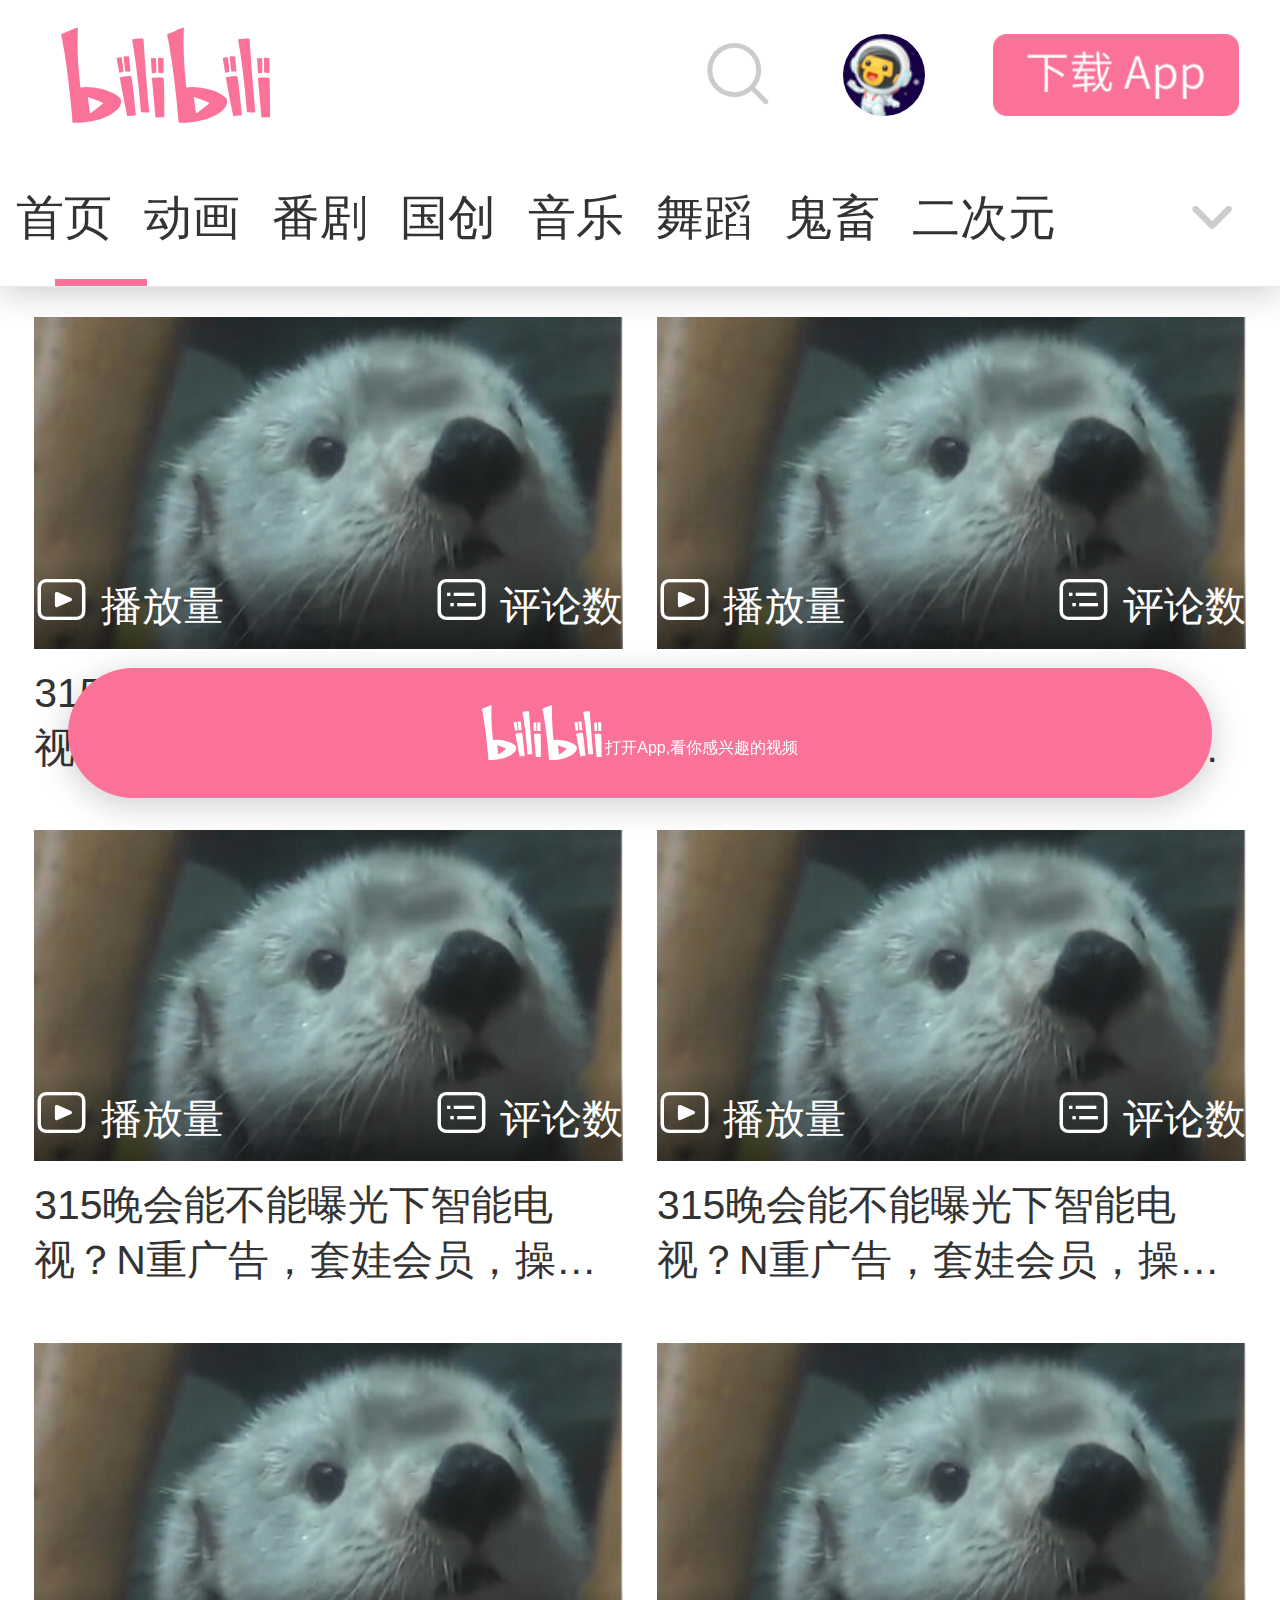
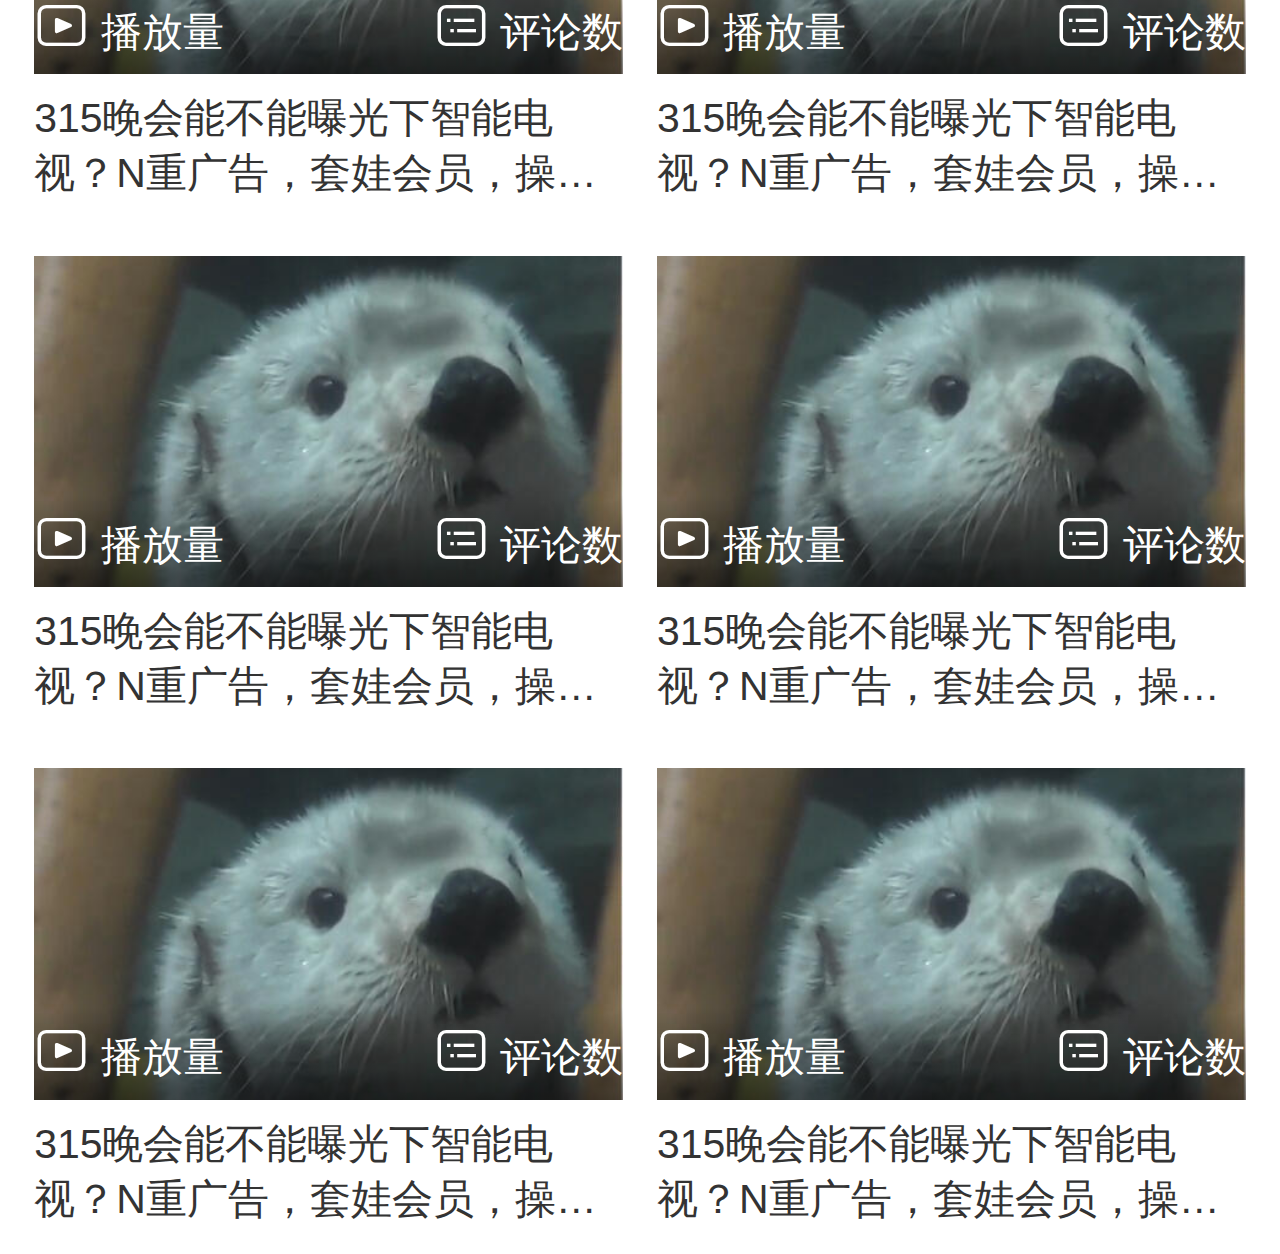
<file: index.html>
<!DOCTYPE html>
<html lang="en">

<head>
    <meta charset="UTF-8">
    <meta name="viewport" content="width=device-width, initial-scale=1.0">
    <title>Document</title>
    <link rel="shortcut icon" href="favicon.ico" type="image/x-icon">
    <link rel="stylesheet" href="less/index.css">
    <link rel="stylesheet" href="fonts/iconfont.css">

</head>

<body>
    <!-- 头部模块 -->
    <header class="suspension">
        <div class="m-navbar">
            <!-- logo -->
            <a href="#" class="logo">
                <i class="iconfont Navbar_logo"></i>
            </a>
            <!-- 右侧 -->
            <div class="right">
                <a href="#" class="search">
                    <i class="iconfont ic_search_tab"></i>
                </a>
                <a href="#" class="face">
                    <img src="./images/login.png" alt="">
                </a>
                <div class="app-btn">
                    <img src="./images/download.png" alt="">
                </div>
            </div>
        </div>
        <div class="channel-menu">
            <div class="tabs">
                <div class="tabs-list">
                    <a href="#">首页</a>
                    <a href="#">动画</a>
                    <a href="#">番剧</a>
                    <a href="#">国创</a>
                    <a href="#">音乐</a>
                    <a href="#">舞蹈</a>
                    <a href="#">鬼畜</a>
                    <a href="#">二次元</a>
                    <!-- 红线 -->
                    <div class="line"></div>
                </div>
            </div>
            <div class="after">
                <i class="iconfont general_pulldown_s"></i>
            </div>
        </div>
    </header>
    <!-- 主体部分 -->
    <div class="m-home">
        <div class="video-list">
            <a href="#" class="video-item">
                <div class="card">
                    <img src="./images/dog.jpg@480w_270h_1c" alt="">
                    <!-- 播放量 -->
                    <div class="count">
                        <span>
                            <i class="iconfont icon_shipin_bofangshu"></i>
                            播放量
                        </span>
                        <span>
                            <i class="iconfont icon_shipin_danmushu"></i>
                            评论数
                        </span>
                    </div>
                </div>
                <p class="title ellipsis-2">
                    315晚会能不能曝光下智能电视？N重广告，套娃会员，操作反人类，当代年轻人是怎么被智能电视逼疯的？【商业B面&牛顿】
                </p>
            </a>
            <a href="#" class="video-item">
                <div class="card">
                    <img src="./images/dog.jpg@480w_270h_1c" alt="">
                    <!-- 播放量 -->
                    <div class="count">
                        <span>
                            <i class="iconfont icon_shipin_bofangshu"></i>
                            播放量
                        </span>
                        <span>
                            <i class="iconfont icon_shipin_danmushu"></i>
                            评论数
                        </span>
                    </div>
                </div>
                <p class="title ellipsis-2">
                    315晚会能不能曝光下智能电视？N重广告，套娃会员，操作反人类，当代年轻人是怎么被智能电视逼疯的？【商业B面&牛顿】
                </p>
            </a>
            <a href="#" class="video-item">
                <div class="card">
                    <img src="./images/dog.jpg@480w_270h_1c" alt="">
                    <!-- 播放量 -->
                    <div class="count">
                        <span>
                            <i class="iconfont icon_shipin_bofangshu"></i>
                            播放量
                        </span>
                        <span>
                            <i class="iconfont icon_shipin_danmushu"></i>
                            评论数
                        </span>
                    </div>
                </div>
                <p class="title ellipsis-2">
                    315晚会能不能曝光下智能电视？N重广告，套娃会员，操作反人类，当代年轻人是怎么被智能电视逼疯的？【商业B面&牛顿】
                </p>
            </a>
            <a href="#" class="video-item">
                <div class="card">
                    <img src="./images/dog.jpg@480w_270h_1c" alt="">
                    <!-- 播放量 -->
                    <div class="count">
                        <span>
                            <i class="iconfont icon_shipin_bofangshu"></i>
                            播放量
                        </span>
                        <span>
                            <i class="iconfont icon_shipin_danmushu"></i>
                            评论数
                        </span>
                    </div>
                </div>
                <p class="title ellipsis-2">
                    315晚会能不能曝光下智能电视？N重广告，套娃会员，操作反人类，当代年轻人是怎么被智能电视逼疯的？【商业B面&牛顿】
                </p>
            </a>
            <a href="#" class="video-item">
                <div class="card">
                    <img src="./images/dog.jpg@480w_270h_1c" alt="">
                    <!-- 播放量 -->
                    <div class="count">
                        <span>
                            <i class="iconfont icon_shipin_bofangshu"></i>
                            播放量
                        </span>
                        <span>
                            <i class="iconfont icon_shipin_danmushu"></i>
                            评论数
                        </span>
                    </div>
                </div>
                <p class="title ellipsis-2">
                    315晚会能不能曝光下智能电视？N重广告，套娃会员，操作反人类，当代年轻人是怎么被智能电视逼疯的？【商业B面&牛顿】
                </p>
            </a>
            <a href="#" class="video-item">
                <div class="card">
                    <img src="./images/dog.jpg@480w_270h_1c" alt="">
                    <!-- 播放量 -->
                    <div class="count">
                        <span>
                            <i class="iconfont icon_shipin_bofangshu"></i>
                            播放量
                        </span>
                        <span>
                            <i class="iconfont icon_shipin_danmushu"></i>
                            评论数
                        </span>
                    </div>
                </div>
                <p class="title ellipsis-2">
                    315晚会能不能曝光下智能电视？N重广告，套娃会员，操作反人类，当代年轻人是怎么被智能电视逼疯的？【商业B面&牛顿】
                </p>
            </a>
            <a href="#" class="video-item">
                <div class="card">
                    <img src="./images/dog.jpg@480w_270h_1c" alt="">
                    <!-- 播放量 -->
                    <div class="count">
                        <span>
                            <i class="iconfont icon_shipin_bofangshu"></i>
                            播放量
                        </span>
                        <span>
                            <i class="iconfont icon_shipin_danmushu"></i>
                            评论数
                        </span>
                    </div>
                </div>
                <p class="title ellipsis-2">
                    315晚会能不能曝光下智能电视？N重广告，套娃会员，操作反人类，当代年轻人是怎么被智能电视逼疯的？【商业B面&牛顿】
                </p>
            </a>
            <a href="#" class="video-item">
                <div class="card">
                    <img src="./images/dog.jpg@480w_270h_1c" alt="">
                    <!-- 播放量 -->
                    <div class="count">
                        <span>
                            <i class="iconfont icon_shipin_bofangshu"></i>
                            播放量
                        </span>
                        <span>
                            <i class="iconfont icon_shipin_danmushu"></i>
                            评论数
                        </span>
                    </div>
                </div>
                <p class="title ellipsis-2">
                    315晚会能不能曝光下智能电视？N重广告，套娃会员，操作反人类，当代年轻人是怎么被智能电视逼疯的？【商业B面&牛顿】
                </p>
            </a>
            <a href="#" class="video-item">
                <div class="card">
                    <img src="./images/dog.jpg@480w_270h_1c" alt="">
                    <!-- 播放量 -->
                    <div class="count">
                        <span>
                            <i class="iconfont icon_shipin_bofangshu"></i>
                            播放量
                        </span>
                        <span>
                            <i class="iconfont icon_shipin_danmushu"></i>
                            评论数
                        </span>
                    </div>
                </div>
                <p class="title ellipsis-2">
                    315晚会能不能曝光下智能电视？N重广告，套娃会员，操作反人类，当代年轻人是怎么被智能电视逼疯的？【商业B面&牛顿】
                </p>
            </a>
            <a href="#" class="video-item">
                <div class="card">
                    <img src="./images/dog.jpg@480w_270h_1c" alt="">
                    <!-- 播放量 -->
                    <div class="count">
                        <span>
                            <i class="iconfont icon_shipin_bofangshu"></i>
                            播放量
                        </span>
                        <span>
                            <i class="iconfont icon_shipin_danmushu"></i>
                            评论数
                        </span>
                    </div>
                </div>
                <p class="title ellipsis-2">
                    315晚会能不能曝光下智能电视？N重广告，套娃会员，操作反人类，当代年轻人是怎么被智能电视逼疯的？【商业B面&牛顿】
                </p>
            </a>




        </div>
    </div>
    <!-- 底部部分 -->
    <div class="app">
        <div class="btn-app">
            <i class="iconfont Navbar_logo"></i>
            打开App,看你感兴趣的视频
        </div>
    </div>
</body>

</html>
</file>
<file: less/index.css>
* {
  margin: 0;
  padding: 0;
  box-sizing: border-box;
  -webkit-font-smoothing: antialiased;
  -webkit-tap-highlight-color: rgba(0, 0, 0, 0);
}
body {
  font-family: Helvetica Neue, Tahoma, Arial, PingFangSC-Regular, Hiragino Sans GB, Microsoft Yahei, sans-serif;
}
a {
  color: #333;
  text-decoration: none;
}
img {
  vertical-align: middle;
  width: 100%;
  height: 100%;
}
ul {
  list-style: none;
}
.ellipsis-2 {
  overflow: hidden;
  text-overflow: ellipsis;
  display: -webkit-box;
  -webkit-line-clamp: 2;
  -webkit-box-orient: vertical;
}
.suspension {
  position: fixed;
  top: 0;
  left: 0;
  width: 100%;
  z-index: 999;
  background-color: #fff;
  box-shadow: 0 0.53333vw 2.66667vw rgba(0 0 0 / 20%);
}
.suspension .m-navbar {
  padding: 0 3.2vw 0 4.8vw;
  display: flex;
  height: 11.7333vw;
  justify-content: space-between;
  align-items: center;
}
.suspension .m-navbar .search {
  color: #ccc;
}
.suspension .m-navbar .search i {
  font-size: 5.8667vw;
}
.suspension .m-navbar .logo i {
  font-size: 7.4667vw;
  color: #fb7299;
}
.suspension .m-navbar .right {
  display: flex;
}
.suspension .m-navbar .right .face {
  overflow: hidden;
  width: 6.4vw;
  height: 6.4vw;
  border-radius: 50%;
  margin: 0 5.3333vw;
}
.suspension .m-navbar .right .app-btn {
  width: 19.2vw;
  height: 6.4vw;
}
.suspension .channel-menu {
  position: relative;
  display: flex;
  justify-content: space-between;
  align-items: center;
  height: 10.6667vw;
  border-bottom: 1px solid #e7e7e7;
}
.suspension .channel-menu .tabs {
  overflow: hidden;
  flex: 1;
}
.suspension .channel-menu .tabs .tabs-list {
  display: flex;
}
.suspension .channel-menu .tabs .tabs-list a {
  padding: 0 16px;
  height: 10.6667vw;
  line-height: 10.6667vw;
  white-space: nowrap;
  font-size: 3.7333vw;
}
.suspension .channel-menu .tabs .tabs-list .line {
  position: absolute;
  left: 4.2667vw;
  bottom: 0;
  width: 7.2vw;
  height: 0.5333vw;
  background-color: #fb7299;
}
.suspension .channel-menu .after {
  width: 10.6667vw;
  height: 10.4vw;
  text-align: center;
  line-height: 10.4vw;
  color: #ccc;
}
.suspension .channel-menu .after i {
  font-size: 5.3333vw;
}
.m-home {
  padding: 22.6667vw 1.3333vw 0;
}
.m-home .video-list {
  display: flex;
  flex-wrap: wrap;
}
.m-home .video-list .video-item {
  width: 50%;
  padding: 2.1333vw 1.3333vw;
}
.m-home .video-list .video-item .card {
  position: relative;
  height: 25.8667vw;
}
.m-home .video-list .video-item .card .count {
  position: absolute;
  left: 0;
  bottom: 0;
  width: 100%;
  height: 7.2vw;
  display: flex;
  align-items: center;
  font-size: 3.2vw;
  color: #fff;
  justify-content: space-between;
  background-image: linear-gradient(transparent, rgba(0, 0, 0, 0.5));
}
.m-home .video-list .video-item .title {
  margin-top: 1.3333vw;
  font-size: 3.2vw;
}
.app {
  position: fixed;
  left: 0;
  bottom: 8vw;
  width: 100%;
  height: 10.1333vw;
}
.app .btn-app {
  margin: 0 5.3333vw;
  height: 10.1333vw;
  line-height: 10.1333vw;
  background-color: #fb7299;
  border-radius: 5.0667vw;
  text-align: center;
  color: #fff;
  box-shadow: 0 0.53333vw 2.66667vw rgba(0 0 0 / 20%);
}
</file>
<file: fonts/iconfont.css>
@font-face {
    font-family: iconfont;
    src: url(./iconfont.eot);
    src: url(./iconfont.eot#iefix) format("embedded-opentype"), url(./iconfont.woff) format("woff"), url(./iconfont.ttf) format("truetype"), url(./iconfont.svg#iconfont) format("svg")
}

.iconfont {
    font-family: iconfont!important;
    font-size: 4.26667vw;
    font-style: normal;
    -webkit-font-smoothing: antialiased;
    -moz-osx-font-smoothing: grayscale
}

.like2:before {
    content: "\e636"
}

.Blocked:before {
    content: "\e635"
}

.dianying:before {
    content: "\e634"
}

.huancun:before {
    content: "\e631"
}

.qingxidu:before {
    content: "\e632"
}

.dianzan:before {
    content: "\e633"
}

.Like:before {
    content: "\e630"
}

.History:before {
    content: "\e68d"
}

.fanju:before {
    content: "\e62f"
}

.ic_up:before {
    content: "\e741"
}

.notice:before {
    content: "\e62e"
}

.loading:before {
    content: "\eee3"
}

.guanbi:before {
    content: "\e62d"
}

.icon_fenqudaohang_paihangbang:before {
    content: "\e737"
}

.gengduo1:before {
    content: "\e602"
}

.live:before {
    content: "\e62c"
}

.ic_vip_badge:before {
    content: "\e62b"
}

.ic_popular:before {
    content: "\e62a"
}

.general_pulldown_s:before {
    content: "\e6eb"
}

.general_pullup_s:before {
    content: "\e6ec"
}

.icon_comment:before {
    content: "\e629"
}

.icon_download:before {
    content: "\e626"
}

.icon_share:before {
    content: "\e627"
}

.icon_fav:before {
    content: "\e628"
}

.general_complete:before {
    content: "\e625"
}

.ic_add1:before {
    content: "\e624"
}

.ic_female:before {
    content: "\e623"
}

.ic_male:before {
    content: "\e622"
}

.info_warning:before {
    content: "\e621"
}

.ic_userlevel_3:before {
    content: "\e61a"
}

.ic_userlevel_2:before {
    content: "\e61b"
}

.ic_userlevel_5:before {
    content: "\e61c"
}

.ic_userlevel_4:before {
    content: "\e61d"
}

.ic_userlevel_1:before {
    content: "\e61e"
}

.ic_userlevel_6:before {
    content: "\e61f"
}

.error:before {
    content: "\e620"
}

.icon_xinxi_pinglunshu:before {
    content: "\e618"
}

.icon_xinxi_yuedushu:before {
    content: "\e619"
}

.icon_shipin_danmushu:before {
    content: "\e616"
}

.icon_shipin_bofangshu:before {
    content: "\e617"
}

.ic_search_tab:before {
    content: "\e615"
}

.Navbar_logo:before {
    content: "\e614"
}
</file>
